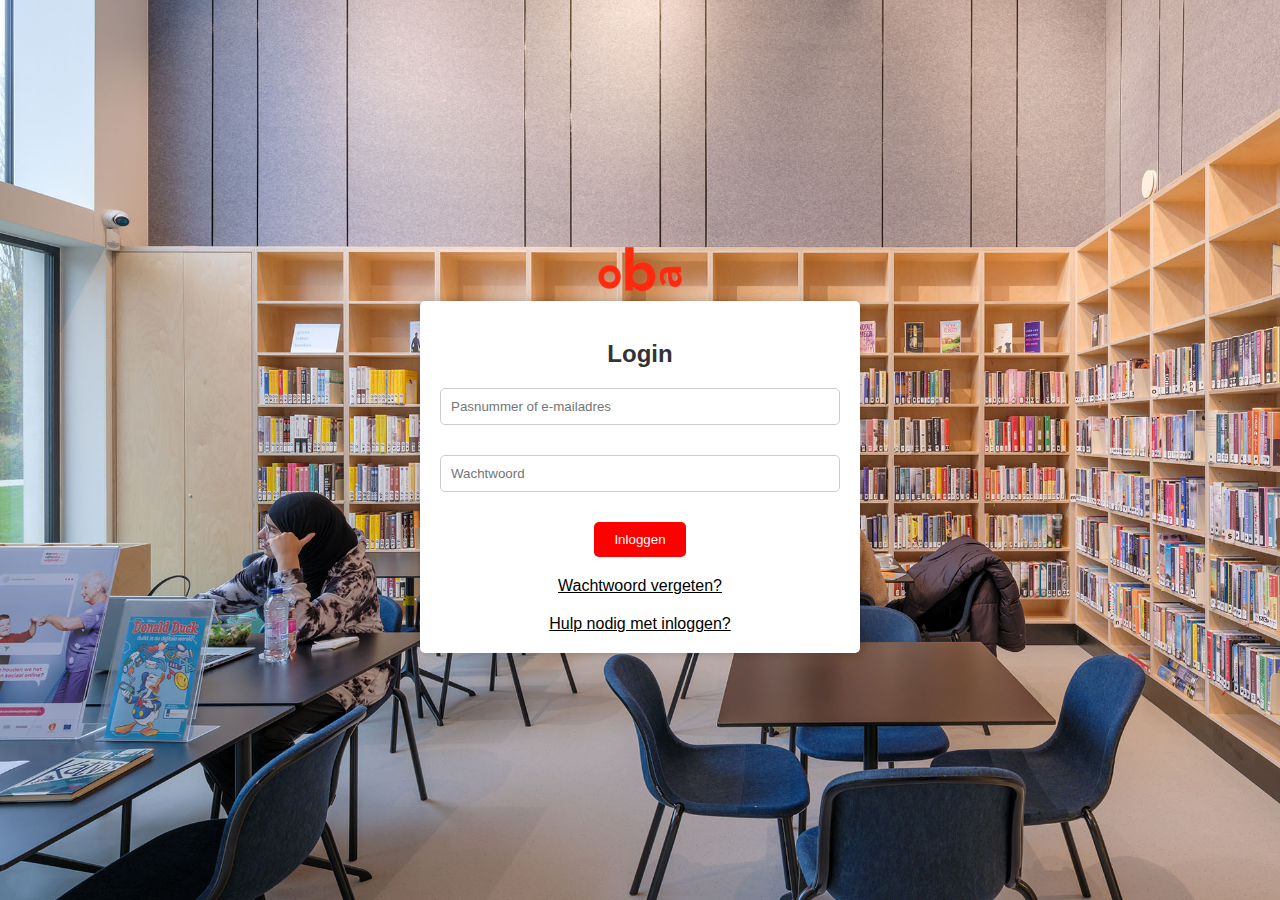
<file: login/index.html>
<!DOCTYPE html>
<html lang="nl">
<head>
    <meta charset="UTF-8">
    <meta name="viewport" content="width=device-width, initial-scale=1.0">
    <link rel="stylesheet" type="text/css" href="../styles/login.css">
    <title>OBA Login</title>
</head>
<body>
    <img src="../assets/oba_20.png" alt="OBA logo">
    <form class="login-container" method="post" action="../familie/index.html">
        <h2>Login</h2>
        <div class="input-container">
            <input type="text" placeholder="Pasnummer of e-mailadres" required>
        </div>
        <div class="input-container">
            <input id="password" type="password" placeholder="Wachtwoord" required>
        </div>
        <button class="login-button" type="submit">Inloggen</button>
        <div class="link-container">
            <a href="../reset-password">Wachtwoord vergeten?</a>
        </div>
        <div class="link-container">
            <a href="./help">Hulp nodig met inloggen?</a>
        </div>
    </div>
</body>
</html>
</file>
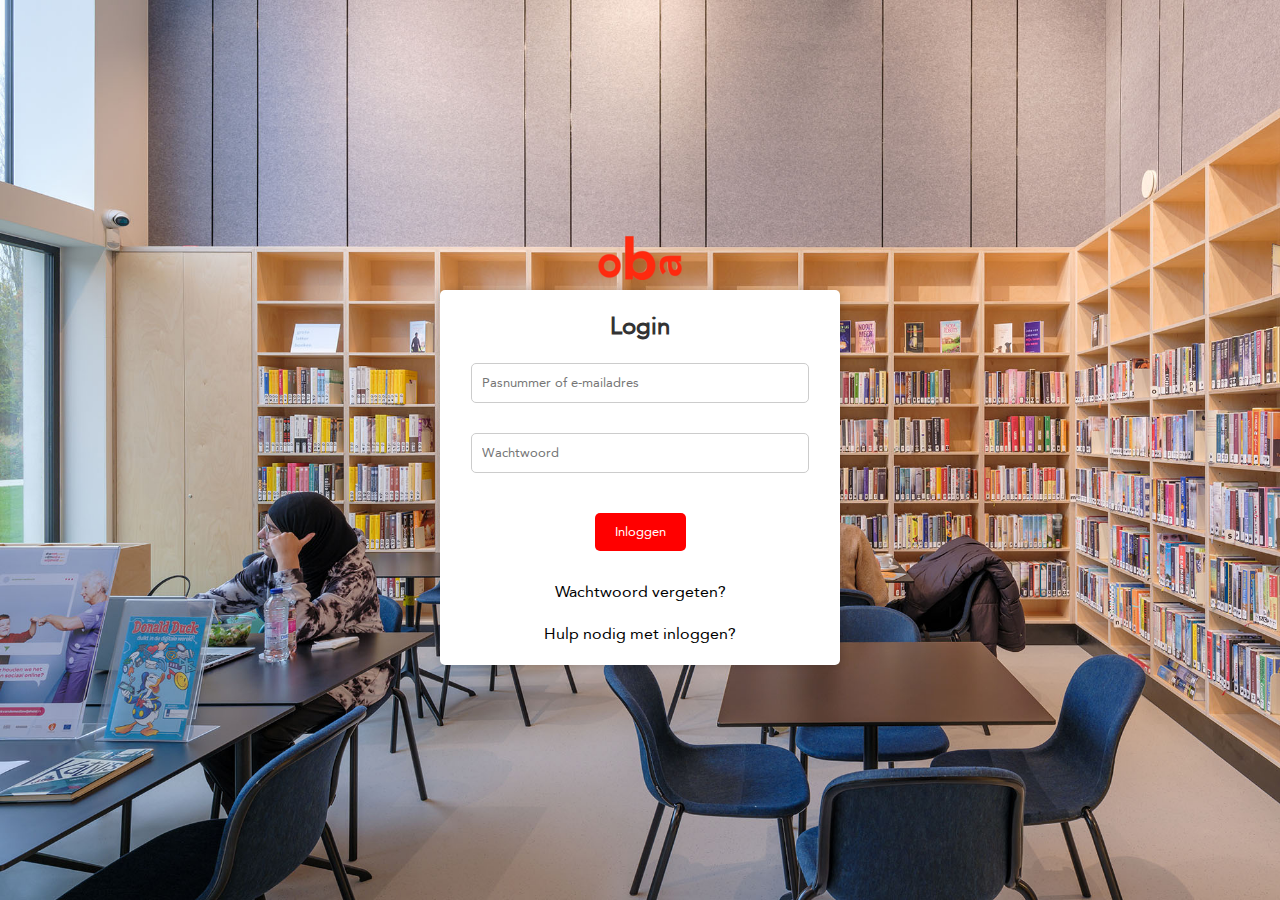
<file: login.html>
<!DOCTYPE html>
<html lang="nl">
<head>
    <meta charset="UTF-8">
    <meta name="viewport" content="width=device-width, initial-scale=1.0">
    <link rel="stylesheet" type="text/css" href="./assets/styles/login.css">
    <link rel="stylesheet" href="./assets/styles/main.css">
    <title>OBA Login</title>
    <link rel="icon" type="image/x-icon" href="./assets/image/favicon.ico">
</head>
<body>
    <img src="./assets/image/oba_20.png" alt="OBA logo">
    <form class="login-container" action="./assets/pages/profile.html">
        <h2>Login</h2>

            <div class="input-container">
                <input type="text" placeholder="Pasnummer of e-mailadres" required>
            </div>

            <div class="input-container">
                <input id="password" type="password" placeholder="Wachtwoord" required>
            </div>

            <button class="login-button" type="submit">Inloggen</button>

            <div class="link-container">
                <a>Wachtwoord vergeten?</a>
            </div>

            <div class="link-container">
                <a>Hulp nodig met inloggen?</a>
            </div>
    </form>
</body>
</html>
</file>
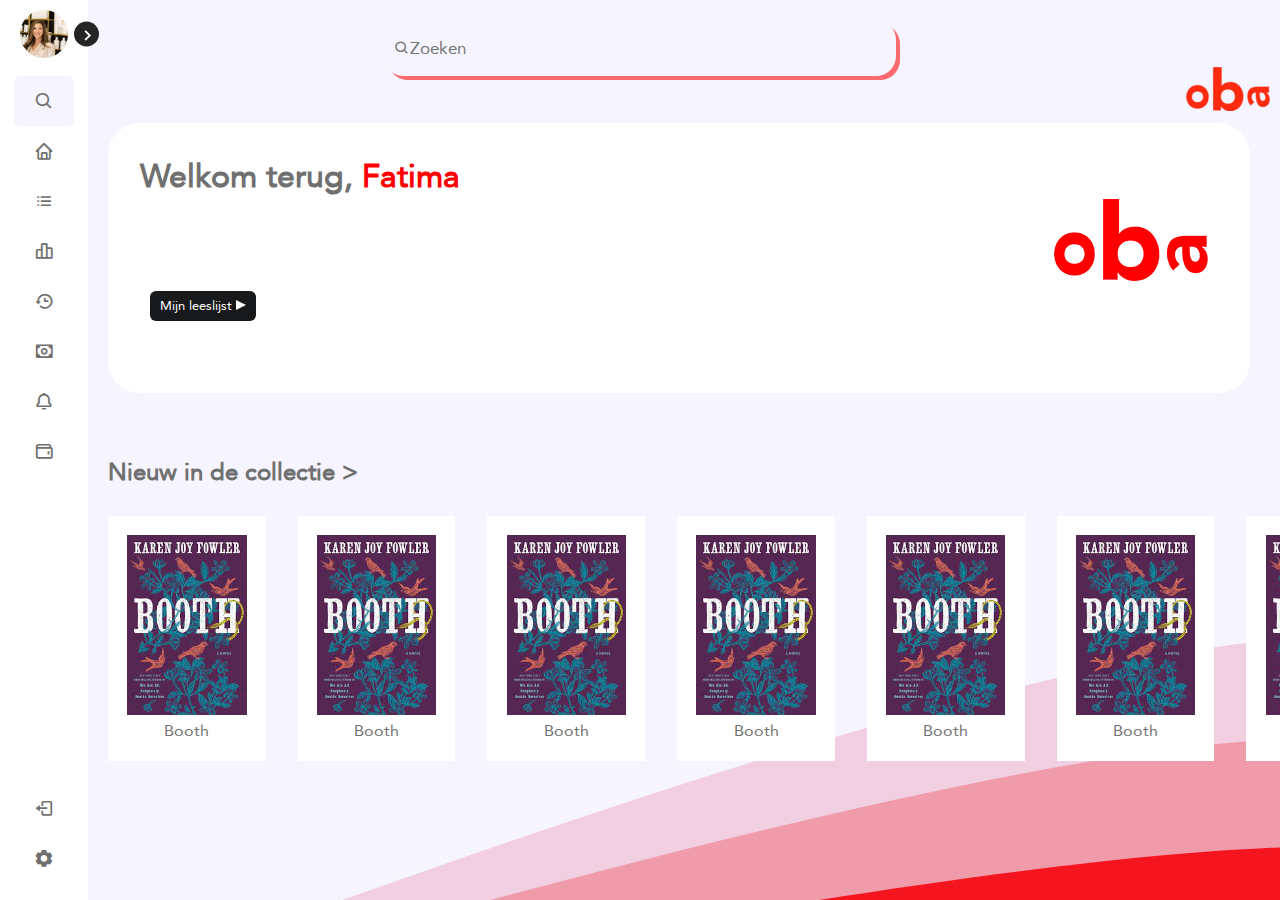
<file: assets/pages/dashboard.html>
<!DOCTYPE html>
<html lang="en">
    <head>
        <meta charset="UTF-8"/>
        <meta http-equiv="X-UA-Compatible" content="IE=edge"/>
        <meta name="viewport" content="width=device-width, initial-scale=1.0"/>
        <!-- Link naar CSS -->
        <link rel="stylesheet" href="../styles/dashboard.css"/>
        <link rel="stylesheet" href="../styles/main.css">
        <!-- Link naar boxicons -->
        <link href="https://unpkg.com/boxicons@2.1.4/css/boxicons.min.css" rel="stylesheet"/>
        <link rel="icon" type="image/x-icon" href="../image/favicon.ico">
        <!-- Link naar javascript -->
        <script src="../scripts/script.js" defer></script>
        <title>Mijn OBA</title>
    </head>

    <body>
        
        <header class="header">
            <button id="hamburger-menu" role="button"> <img src="../image/menu-svgrepo-com.svg" alt="open menu"> </button>
            <div class="oba-logo"><img src="../image/oba_20.png" alt=""/></div>
        </header>

        <!-- NAVBAR -->
        <nav class="sidebar close">
            <header>
                <a onclick="switchTab(event, 'profile')" href="#">
                    <div class="image-text">
                        <div class="image">
                            <img src="../image/fatima pfp.jpeg" alt="Gebruiker-foto"/>
                        </div>
                        <div class="text logo-text">
                            <span class="name">Fatima</span> 
                            <span class="profession">1 jaar lid</span>
                        </div>
                    </div>
                </a>
                <i class="bx bx-chevron-right toggle-navbar"></i>
            </header>
            <div class="menu-bar">
                <div class="menu">
                    <li class="search-box">
                        <i class="bx bx-search icon"></i>
                        <input type="text" placeholder="Zoek..."/>
                    </li>
                    <ul class="menu-links">
                        <li id="home-label" class="nav-link tablinks" onclick="switchTab(event, 'home')">
                            <a href="#">
                                <i class="bx bx-home icon"></i>
                                <span class="text nav-text">Welkom</span>
                            </a>
                        </li>
                        <li class="nav-link tablinks" onclick="switchTab(event, 'reading-list')">
                            <a href="#">
                                <i class="bx bx-list-ul icon"></i>
                                <span class="text nav-text">Leeslijst</span>
                            </a>
                        </li>
                        <li class="nav-link tablinks" onclick="switchTab(event, 'borrows-extensions')">
                            <a href="#">
                                <i class="bx bx-bar-chart-alt-2 icon"></i>
                                <span class="text-long nav-text">Uitleningen</span>
                            </a>
                        </li>
                        <li class="nav-link tablinks" onclick="switchTab(event, 'borrow-history')">
                            <a href="#">
                                <i class="bx bx-history icon"></i>
                                <span class="text nav-text">Uitleengeschiedenis</span>
                            </a>
                        </li>
                        <li class="nav-link tablinks" onclick="switchTab(event, 'payment-history')">
                            <a href="#">
                                <i class="bx bx-money icon"></i>
                                <span class="text nav-text">Betaalgeschiedenis</span>
                            </a>
                        </li>
                        <li class="nav-link tablinks" onclick="switchTab(event, 'reservations')">
                            <a href="#">
                                <i class="bx bx-bell icon"></i>
                                <span class="text nav-text">Reserveringen</span>
                            </a>
                        </li>
                        <li class="nav-link tablinks" onclick="switchTab(event, 'depositos')">
                            <a href="#">
                                <i class="bx bx-wallet icon"></i>
                                <span class="text nav-text">Deposito's</span>
                            </a>
                        </li>
                    </ul>
                </div>
                <div class="bottom-content">
                    <li class="">
                        <a href="./profile.html">
                            <i class="bx bx-log-out icon"></i>
                            <span class="text nav-text">Ander profiel</span>
                        </a>
                    </li>
                    <li class="nav-link tablinks" onclick="switchTab(event, 'settings')">
                        <a href="#">
                            <i class="bx bxs-cog icon"></i>
                            <span class="text nav-text">Instellingen</span>
                        </a>
                    </li>
                </div>
            </div>
        </nav>
        
        <main>
            <!-- PROFIEL -->
            <section class="home tabcontent" id="profile">
                <div class="oba-logo"><img src="../image/oba_20.png" alt="oba-logo"/></div>
                <h2 class="section-header">
                    <i class="bx bx-list-ul icon"></i>
                    Profiel
                </h2>
                <div class="profile-content">
                    <div class="image">
                        <img src="../image/fatima pfp.jpeg" alt="Gebruiker-foto"/>
                    </div>                    <div class="user-info">
                        <p>Name: Fatima</p>
                        <p>Email: fatima.elamrani@example.com</p>
                        <p>Member Since: January 1, 2023</p>
                    </div>
                </div>
            </section>

            <!-- HOMEPAGINA -->
            <section class="home tabcontent" id="home">
                <div class="search-box-home">
                    <i class="bx bx-search icon"></i>
                    <input type="text" placeholder="Zoeken"/>
                </div> 
                <div class="welcome-container">
                    <h2 class="big left">Welkom terug, <span class="special-text">Fatima</span></h2>
                    <div class="oba-logo"><img src="../image/oba.png" alt=""/></div>
                    <button class="button" role="link" onclick="switchTab(event, 'reading-list')">
                        <a href="#">
                            Mijn leeslijst
                            <svg fill="#fff" width="10" height="10">
                                <polygon points="0,0 10,5 0,10 "/>
                            </svg>
                        </a>
                    </button>
                </div>
                <h2 class="left to-big-for-mobile">Nieuw in de collectie &gt;</h2>
                <div class="books-row">
                    <ul>
                        <li>
                            <img class="oba-book" src="../image/book3.jpg" alt="Booth">
                            Booth
                        </li>
                        <li>
                            <img class="oba-book" src="../image/book3.jpg" alt="Booth">
                            Booth
                        </li>
                        <li>
                            <img class="oba-book" src="../image/book3.jpg" alt="Booth">
                            Booth
                        </li>
                        <li>
                            <img class="oba-book" src="../image/book3.jpg" alt="Booth">
                            Booth
                        </li>
                        <li>
                            <img class="oba-book" src="../image/book3.jpg" alt="Booth">
                            Booth
                        </li>
                        <li>
                            <img class="oba-book" src="../image/book3.jpg" alt="Booth">
                            Booth
                        </li>
                        <li>
                            <img class="oba-book" src="../image/book3.jpg" alt="Booth">
                            Booth
                        </li>
                    </ul>
                </div>
            </section>

            <!-- LEESLIJST -->
            <section class="home tabcontent" id="reading-list">
                <h2 class="section-header">
                    <i class="bx bx-list-ul icon"></i>
                    Leeslijst
                </h2>
                <div class="edit-button-wrapper">
                    <button class="button edit">
                        <p>Edit</p>
                    </button>
                </div>
                <ul class="reading-list">
                    <li class="book-readinglist">
                        <img class="oba-book" src="../image/book3.jpg" alt="Booth">
                        <div class="list-text">
                            <h3>Joy Fowler, Karen</h3>
                            <h1>Booth</h1>
                            <p class="info-book">
                                Vanuit het gezichtspunt van verschillende familieleden wordt een beeld 
                                geschetst van het turbulente leven van de familie van John Wilkes Booth, 
                                de moordenaar ...</p>
                        </div>
                        <button class="button reserve" role="button"><i class="bx bx-bell icon"></i>Reserveer</button>
                        <button class="remove" role="button"><i class='bx bxs-trash'></i></button>
                    </li>
                    <li class="book-readinglist">
                        <img class="oba-book" src="../image/book3.jpg" alt="Booth">
                        <div class="list-text">
                            <h3>Joy Fowler, Karen</h3>
                            <h1>Booth</h1>
                            <p class="info-book">
                                Vanuit het gezichtspunt van verschillende familieleden wordt een beeld 
                                geschetst van het turbulente leven van de familie van John Wilkes Booth, 
                                de moordenaar ...</p>
                        </div>
                        <button class="button reserve" role="button"><i class="bx bx-bell icon"></i>Reserveer</button>
                        <button class="remove" role="button"><i class='bx bxs-trash'></i></button>
                    </li>
                    <li class="book-readinglist">
                        <img class="oba-book" src="../image/book3.jpg" alt="Booth">
                        <div class="list-text">
                            <h3>Joy Fowler, Karen</h3>
                            <h1>Booth</h1>
                            <p class="info-book">
                                Vanuit het gezichtspunt van verschillende familieleden wordt een beeld 
                                geschetst van het turbulente leven van de familie van John Wilkes Booth, 
                                de moordenaar ...</p>
                        </div>
                        <button class="button reserve" role="button"><i class="bx bx-bell icon"></i>Reserveer</button>
                        <button class="remove" role="button"><i class='bx bxs-trash'></i></button>
                    </li>
                    <li class="book-readinglist">
                        <img class="oba-book" src="../image/book3.jpg" alt="Booth">
                        <div class="list-text">
                            <h3>Joy Fowler, Karen</h3>
                            <h1>Booth</h1>
                            <p class="info-book">
                                Vanuit het gezichtspunt van verschillende familieleden wordt een beeld 
                                geschetst van het turbulente leven van de familie van John Wilkes Booth, 
                                de moordenaar ...</p>
                        </div>
                        <button class="button reserve" role="button"><i class="bx bx-bell icon"></i>Reserveer</button>
                        <button class="remove" role="button"><i class='bx bxs-trash'></i></button>
                    </li>
                </div>
            </section>
            
            <section class="home tabcontent" id="borrows-extensions">
                <h2 class="section-header">
                    <i class="bx bx-bar-chart-alt-2 icon"></i>
                    Uitleningen
                </h2>
            </section>
            
            <section class="home tabcontent" id="borrow-history">
                <h2 class="section-header">
                    <i class="bx bx-history icon"></i>
                    Uitleengeschiedenis
                </h2>
                <div class="borrowHistory-wrapper">
                    <div class="flex-container">
                        <div class="book-container">
                            <img src="../image/book-1.png" alt="book1">
                            <h4>The Art City</h4>
                            <p>Uitleendatum: Nov 2023</p>
                        </div>

                        <div class="book-container">
                            <img src="../image/book-2.png" alt="book2">
                            <h4>Thanks In Everything</h4>
                            <p>Uitleendatum: Sep 2023</p>
                        </div>

                        <div class="book-container">
                            <img src="../image/book-3.png" alt="book3">
                            <h4>Your Name</h4>
                            <p>Uitleendatum: Sep 2023</p>
                        </div>

                        <div class="book-container">
                            <img src="../image/book-4.png" alt="book4">
                            <h4>The Hand</h4>
                            <p>Uitleendatum: Okt 2023</p>
                        </div>

                        <div class="book-container">
                            <img src="../image/book-7.png" alt="book7">
                            <h4>Red Tower</h4>
                            <p>Uitleendatum: Jul 2023</p>
                        </div>

                        <div class="book-container">
                            <img src="../image/book-6.png" alt="book6">
                            <h4>Green Grass</h4>
                            <p>Uitleendatum: Feb 2023</p>
                        </div>
                    </div>
                </div>
            </section>
            
            <section class="home tabcontent" id="payment-history">
                <h2 class="section-header">
                    <i class="bx bx-money icon"></i>
                    Betaalgeschiedenis
                </h2>

                <div>
                    <p>
                        In het overzicht hieronder kunt u de recente bij- en afschriften van uw profiel bekijken.
                    </p>
                </div>
                
                <div>
                    <h3>Afgelopen transacties</h3>
                    <ul>
                        <li>
                          <input type="radio" id="rd1" name="rd">
                          <label class="history-open" for="rd1"><time>30 November, 2023</time><p>€5,80</p></label>
                          <p>
                            Boete: Harry potter en het vervloekte kind
                          </p>
                        </li>
                        <li>
                          <input type="radio" id="rd2" name="rd">
                          <label class="history-open" for="rd2"><time>24 November, 2023</time><p>€3,30</p></label>
                          <p>
                            Maandelijks incasso: abbonement
                          </p>
                        </li>
                        <li>
                          <input type="radio" id="rd3" name="rd">
                          <label class="history-open" for="rd3"><time>2 November, 2023</time><p>€2,08</p></label>
                          <p>
                            Extra computeruren (+4)
                          </p>
                        </li>
                        <li>
                          <input type="radio" id="rd4" name="rd">
                          <label class="history-open" for="rd4"><time>24 Oktober, 2023</time><p>€3,30</p></label>
                          <p>
                            Maandelijks incasso: abbonement
                          </p>
                        </li>
                        <li>
                          <input type="radio" id="rd5" name="rd">
                          <label class="history-open" for="rd5"><time>24 September, 2023</time><p>€3,30</p></label>
                          <p>
                            Maandelijks incasso: abbonement
                        </p>
                        </li>
                        <li>
                          <input type="radio" id="rd6" name="rd">
                          <label class="history-open" for="rd6"><time>3 September, 2023</time><p>€0,88</p></label>
                          <p>
                            Boete: De wraak van het spruitje
                          </p>
                        </li>
                        <li>
                          <input type="radio" id="rd7" name="rd">
                          <label for="rd7" class="history-close">Sluiten &times;</label>
                        </li>
                      </ul>
                </div>
            </section>
            
            <section class="home tabcontent" id="reservations">
                <h2 class="section-header">
                    <i class="bx bx-bell icon"></i>
                    Reserveringen
                </h2>
                <div class="reservation-wrapper">
                    <h3>Er zijn momenteel geen reserveringen.</h3>
                    <img src="../image/oba_20.png" alt="logo">
                </div>
            </section>
            
            <section class="home tabcontent" id="depositos">
                <h2 class="section-header">
                    <i class="bx bx-wallet icon"></i>
                    Deposito's
                </h2>

                <div>
                    <p>Hier kunt u uw OBA lenerstegoed opwaarderen, dit wordt gebruikt als u het maandelijkse limiet van tegoed overschrijdt.</p>
                    <p>Onder <a onclick="switchTab(event, 'payment-history')" href="#"><strong>betaalgeschiedenis</strong></a> vind u informatie over afgelopen transacties terug.</p>
                </div>

                <div>
                    <div>
                        <h3>Huidig tegoed</h3>
                        <b>€24,86</b>
                    </div>
                    <aside>
                        <h3>Tegoed opwaarderen</h3>
                        <form action="#">
                            <label for="amount">Bedrag:</label>
                            <input type="text" id="-deposit-amount" name="deposit amount" required>
                            <input type="submit" value="Betalen">
                          </form>

                          <div>
                            Betaalmethode:
                            <svg xmlns="http://www.w3.org/2000/svg" height="16" width="12" viewBox="0 0 384 512"><path d="M111.4 295.9c-3.5 19.2-17.4 108.7-21.5 134-.3 1.8-1 2.5-3 2.5H12.3c-7.6 0-13.1-6.6-12.1-13.9L58.8 46.6c1.5-9.6 10.1-16.9 20-16.9 152.3 0 165.1-3.7 204 11.4 60.1 23.3 65.6 79.5 44 140.3-21.5 62.6-72.5 89.5-140.1 90.3-43.4 .7-69.5-7-75.3 24.2zM357.1 152c-1.8-1.3-2.5-1.8-3 1.3-2 11.4-5.1 22.5-8.8 33.6-39.9 113.8-150.5 103.9-204.5 103.9-6.1 0-10.1 3.3-10.9 9.4-22.6 140.4-27.1 169.7-27.1 169.7-1 7.1 3.5 12.9 10.6 12.9h63.5c8.6 0 15.7-6.3 17.4-14.9 .7-5.4-1.1 6.1 14.4-91.3 4.6-22 14.3-19.7 29.3-19.7 71 0 126.4-28.8 142.9-112.3 6.5-34.8 4.6-71.4-23.8-92.6z"/></svg>
                            <svg xmlns="http://www.w3.org/2000/svg" height="16" width="18" viewBox="0 0 576 512"><path d="M64 32C28.7 32 0 60.7 0 96v32H576V96c0-35.3-28.7-64-64-64H64zM576 224H0V416c0 35.3 28.7 64 64 64H512c35.3 0 64-28.7 64-64V224zM112 352h64c8.8 0 16 7.2 16 16s-7.2 16-16 16H112c-8.8 0-16-7.2-16-16s7.2-16 16-16zm112 16c0-8.8 7.2-16 16-16H368c8.8 0 16 7.2 16 16s-7.2 16-16 16H240c-8.8 0-16-7.2-16-16z"/></svg>
                            <svg xmlns="http://www.w3.org/2000/svg" height="16" width="18" viewBox="0 0 576 512"><path d="M125.6 165.5a49.1 49.1 0 1 0 49.1 49.1A49.1 49.1 0 0 0 125.6 165.5zM86.2 425.8h78.9V285.3H86.2zm151.5-211.6c0-20-10-22.5-18.7-22.5H204.8V237.5h14.1C228.6 237.5 237.6 234.7 237.6 214.2zm201.7 46V168.9h22.8V237.5h33.7C486.5 113.1 388.6 86.2 299.7 86.2H204.8V169h14c25.6 0 41.5 17.4 41.5 45.3 0 28.8-15.5 46-41.5 46h-14V425.9h94.8c144.6 0 194.9-67.2 196.7-165.6zm-109.8 0H273.3V169h54.4v22.7H296v10.6h30V225H296V237.5h33.5zm74.7 0-5.2-17.7H369.3l-5.2 17.7H340.5L368 168.9h32.4l27.5 91.3zM299.7 32H32V480H299.7c161.9 0 251-79.7 251-224.5C550.6 172 518 32 299.7 32zm0 426.9H53.1V53.1H299.7c142.1 0 229.9 64.6 229.9 202.4C529.6 389.6 448.6 458.9 299.7 458.9zm83.9-264.9L376 219.9H392.4l-7.5-25.8z"/></svg>
                          </div>
                    </aside>
                </div>
            </section>

            <section class="home tabcontent" id="settings">
                <h2 class="section-header">
                    <i class="bx bxs-cog icon"></i>
                    Instellingen
                </h2>
                <label for="darkmode">Donker thema</label>
                <label for="darkmode" class="toggle-checkbox">
                    <input type="checkbox" id="darkmode">
                    <div class="round"></div>
                </label>
            </section>
        </main>
    </body>
</html>
</file>
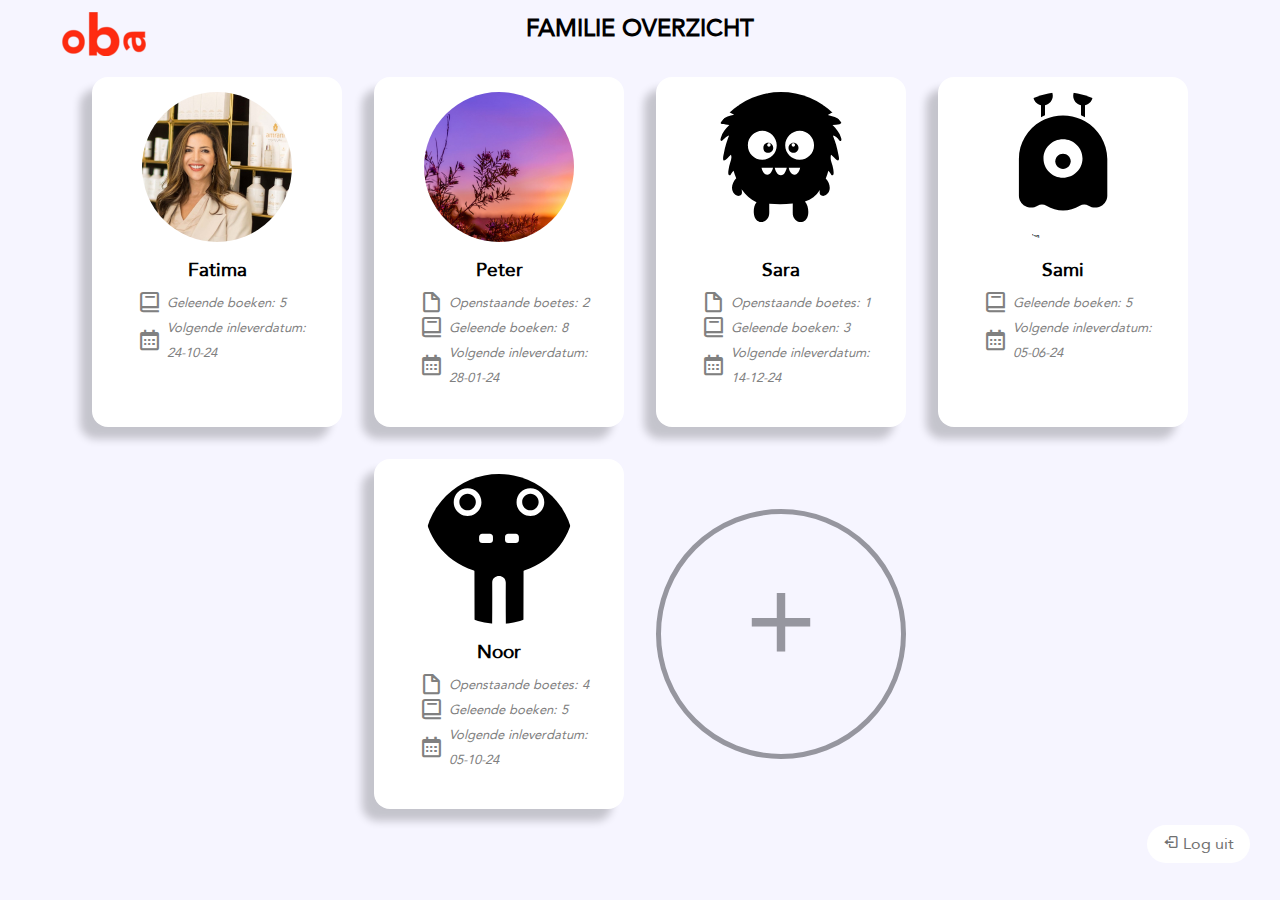
<file: assets/pages/profile.html>
<!DOCTYPE html>
<html lang="en">
<head>
    <meta charset="UTF-8">
    <meta name="viewport" content="width=device-width, initial-scale=1.0">
    <title>Familieoverzicht</title>
    <link rel="stylesheet" href="../styles/profile.css">
    <link rel="stylesheet" href="../styles/main.css">
    <link rel="icon" type="image/x-icon" href="../image/favicon.ico">
    <link href="https://unpkg.com/boxicons@2.1.4/css/boxicons.min.css" rel="stylesheet"/>
</head>
<body>
    <main class="home">
        <img src="../image/oba_20.png" alt="" />
        
        <h2>Familie overzicht</h2>

        <div class="wrapper">
            <div class="card">
                <a href="./dashboard.html">
                    <div class="card__container">
                        <div class="card__profile-wrapper">
                            <img src="../image/fatima pfp.jpeg" alt="" />
                            <h3>Fatima</h3>
                        </div>
                        <ul class="card__list">
                            <li class="card__item">
                                <i class="bx-sm bx bx-book"></i>
                                <span>Geleende boeken: 5</span>
                            </li>
                            <li class="card__item">
                                <i class="bx-sm bx bx-calendar"></i>
                                <span>Volgende inleverdatum: 24-10-24</span>
                            </li>
                        </ul>
                    </div>
                </a>
            </div>
            <div class="card">
                <a href="./dashboard.html">
                    <div class="card__container">
                        <div class="card__profile-wrapper">
                            <img src="../image/sunset-pfp.jpeg" alt="" />
                            <h3>Peter</h3>
                        </div>
                        <ul class="card__list">
                            <li class="card__item">
                                <i class="bx-sm bx bx-file-blank"></i>
                                <span>Openstaande boetes: 2</span>
                            </li>
                            <li class="card__item">
                                <i class="bx-sm bx bx-book"></i>
                                <span>Geleende boeken: 8</span>
                            </li>
                            <li class="card__item">
                                <i class="bx-sm bx bx-calendar"></i>
                                <span>Volgende inleverdatum: 28-01-24</span>
                            </li>
                        </ul>
                    </div>
                </a>
            </div>
            <div class="card">
                <a href="./dashboard.html">
                    <div class="card__container">
                        <div class="card__profile-wrapper">
                            <img src="../image/noun-cute-monster-6213296.svg" alt="" />
                            <h3>Sara</h3>
                        </div>
                        <ul class="card__list">
                            <li class="card__item">
                                <i class="bx-sm bx bx-file-blank"></i>
                                <span>Openstaande boetes: 1</span>
                            </li>
                            <li class="card__item">
                                <i class="bx-sm bx bx-book"></i>
                                <span>Geleende boeken: 3</span>
                            </li>
                            <li class="card__item">
                                <i class="bx-sm bx bx-calendar"></i>
                                <span>Volgende inleverdatum: 14-12-24</span>
                            </li>
                        </ul>
                    </div>
                </a>
            </div>
            <div class="card">
                <a href="./dashboard.html">
                    <div class="card__container">
                        <div class="card__profile-wrapper">
                            <img src="../image/noun-cute-monster-831319.svg" alt="" />
                            <h3>Sami</h3>
                        </div>
                        <ul class="card__list">
                            <li class="card__item">
                                <i class="bx-sm bx bx-book"></i>
                                <span>Geleende boeken: 5</span>
                            </li>
                            <li class="card__item">
                                <i class="bx-sm bx bx-calendar"></i>
                                <span>Volgende inleverdatum: 05-06-24</span>
                            </li>
                        </ul>
                    </div>
                </a>
            </div>
            <div class="card">
                <a href="./dashboard.html">
                    <div class="card__container">
                        <div class="card__profile-wrapper">
                            <img src="../image/noun-cute-monster-5928441.svg" alt="" />
                            <h3>Noor</h3>
                        </div>
                        <ul class="card__list">
                            <li class="card__item">
                                <i class="bx-sm bx bx-file-blank"></i>
                                <span>Openstaande boetes: 4</span>
                            </li>
                            <li class="card__item">
                                <i class="bx-sm bx bx-book"></i>
                                <span>Geleende boeken: 5</span>
                            </li>
                            <li class="card__item">
                                <i class="bx-sm bx bx-calendar"></i>
                                <span>Volgende inleverdatum: 05-10-24</span>
                            </li>
                        </ul>
                    </div>
                </a>
            </div>
            <div class="card-2">
                <div class="card-2__wrapper">
                    <i class='bx bx-plus'></i>
                </div>
            </div>
        </div>

        <div class="profile__logout-position">
            <a href="../../login.html">
                <i class="bx bx-log-out icon"></i>
                <span class="text nav-text">Log uit</span>
            </a>
        </div>
    </main>
</body>
</html>
</file>
<file: styles/login.css>
* {
    outline-color: red;
}

body {
    font-family: Arial, sans-serif;
    background-color: #f2f2f2;
    margin: 0;
    padding: 0;
    display: flex;
    flex-direction: column;
    justify-content: center;
    align-items: center;
    height: 100vh;
    background-image: url("../assets/background.jpg");
    background-size: cover;
    background-repeat: no-repeat;
}

.login-container {
    background-color: #fff;
    width: 100%;
    max-width: 400px;
    padding: 20px;
    border-radius: 5px;
    box-shadow: 0 0 10px rgba(0, 0, 0, 0.2);
    text-align: center;
}

.login-container h2 {
    color: #333;
}

.input-container {
    margin: 20px 0;
}

.input-container input {
    width: calc(100% - 22px);
    padding: 10px;
    border: 1px solid #ccc;
    border-radius: 5px;
    margin-bottom: 10px;
}

img {
    margin-bottom: 10px;
}

.login-button {
    background-color: red;
    color: white;
    padding: 10px 20px;
    border: none;
    border-radius: 5px;
    cursor: pointer;
}

.login-button:hover {
    background-color: #c0392b;
}

.link-container {
    margin-top: 20px;
}

a {
    color: black;
}

a:hover {
    color: red;
}

/*
body {
    display: flex;
    align-items: center;
    justify-content: center;
    width: 100vw;
    height: 100vh;
}

form {
    width: 300px;
    height: 300px;
    padding: 20px;
    border: 1px solid black;
    border-radius: 10px;
    display: flex;
    flex-direction: column;
    align-content: space-between;
    justify-content: space-between;
}

a {
    color: black;
}

a:hover {
    color: red;
}
*/
</file>
<file: assets/styles/login.css>
body {
    font-family: Arial, sans-serif;
    background-color: #f2f2f2;
    display: flex;
    flex-direction: column;
    justify-content: center;
    align-items: center;
    height: 100vh;
    background-image: url("../image/background.jpg");
    background-size: cover;
    background-repeat: no-repeat;
}

.login-container {
    background-color: #fff;
    width: 100%;
    max-width: 25rem;
    padding: 1.25rem;
    border-radius: 5px;
    box-shadow: 0 0 10px rgba(0, 0, 0, 0.2);
    text-align: center;
}

.login-container h2 {
    color: #333;
}

.input-container {
    margin: 1.25rem 0;
}

.input-container input {
    width: calc(100% - 22px);
    padding: 10px;
    border: 1px solid #ccc;
    border-radius: 5px;
    margin-bottom: 10px;
}

img {
    margin-bottom: 10px;
}

.login-button {
    background-color: red;
    color: white;
    padding: 10px 1.25rem;
    border: none;
    border-radius: 5px;
    cursor: pointer;
}

.login-button:hover {
    background-color: #c0392b;
}

.link-container {
    margin-top: 1.25rem;
    cursor: pointer;
}

a {
    color: black;
}

a:hover {
    color: red;
}
</file>
<file: assets/styles/main.css>
@font-face {
    font-family: AvenirRoman;
    src: url(../font/Avenir-roman.ttf);
}

@font-face {
    font-family: AvenirMedium;
    src: url(../font/Avenir-medium.ttf);
}

@font-face {
    font-family: AvenirBlack;
    src: url(../font/Avenir\ -black.ttf);
}

:root{
    /* Colors */
    --body-color: #E4E9F7;
    --sidebar-color: #FFF;
    --primary-color: #FF0000;
    --primary-color-light: #F6F5FF;
    --toggle-color: #252525;
    --text-color: #707070;
    --text-color-inv-dark: #707070;

    --body-color: #F6F5FF;
    --text-colorDark: #000000;
    --text-colorLight: #707070;
  
    --accent-colorDark: #cccccc;

    --color-magenta: #a22a86;
    --color-deepPink: #fe2f7f;

    --color-orangeRed: #ff561e;
    --color-orange: #fda12b;

    --color-deepSkyBlue: #3c389e;
    --color-blue: #1370bd;
    --color-darkSlateBlue: #31a3db;


    --color-seaGreen: #32a182;
    --color-forestGreen: #54af45;
    --color-yellowGreen: #b2cb42;

    /* Fonts */
    --main-font:"AvenirRoman", "Montserrat", "Poppins", sans-serif; 
    --line-height: 1.5;

    /* Transitions */
    --tran-02: all 0.2s ease;
    --tran-03: all 0.3s ease;
    --tran-04: all 0.4s ease;
    --tran-05: all 0.5s ease;

    /* Border-radius */
    --primary-radius: 1rem;

    /* Section content */
    --section-content-width: 100%;
}

* {
    margin: 0;
    padding: 0;
    box-sizing: border-box;
    font-family: var(--main-font);
    transition: var(--tran-03)
}

button {
    border: none;
    border-radius: 6px;
    background-color: var(--sidebar-color);
    padding: 6px 10px;
    margin: 10px;
}

a {
    text-decoration: none;
}

label {
    color: var(--text-color);
}

button a {
    color: white;
}

.oba-logo {
    padding-right: 10px;
}

.special-text {
    color: red;
}

h1 {
    color: red;
}
</file>
<file: assets/styles/dashboard.css>
body {
    background-color: var(--body-color);
    background-image: url("../image/background.svg");
    background-position: bottom right;
    background-repeat: no-repeat;
    background-attachment: fixed;
    height: 100vh;
}

::selection {
    background-color: #f00;
    color: var(--sidebar-color);
}

/* Navbar ---------------------------------------- */

.sidebar {
    position: fixed;
    top: 0;
    left: 0;
    height: 100%;
    width: 250px;
    padding: 10px 14px;
    background: var(--sidebar-color);
    z-index: 100;
}

.sidebar.close {
    width: 88px;
}

.sidebar li {
    height: 50px;
    list-style: none;
    display: flex;
    align-items: center;
    margin: 0 3px;
    margin-top: 10px;
}

.sidebar.close li {
    margin: 0;
}

.sidebar header .image,
.sidebar .icon {
    min-width: 60px;
    border-radius: 6px;
}

.sidebar .icon {
    min-width: 60px;
    border-radius: 6px;
    height: 100%;
    display: flex;
    align-items: center;
    justify-content: center;
    font-size: 20px;
}

.sidebar .text,
.sidebar .icon {
    color: var(--text-color);
}

.sidebar .text {
    font-size: 17px;
    font-weight: 500;
    white-space: nowrap;
    opacity: 1;
}
.sidebar.close .text {
    opacity: 0;
}

.sidebar .text-long,
.sidebar .icon {
    color: var(--text-color);
}

.sidebar .text-long {
    font-size: 17px;
    font-weight: 500;
    resize: none;
    opacity: 1;
}
.sidebar.close .text-long {
    resize: none;
    opacity: 0;
}

.sidebar header {
    position: relative;
}

.sidebar header .image-text {
    display: flex;
    align-items: center;
}
.sidebar header .logo-text {
    display: flex;
    flex-direction: column;
}
header .image-text .name {
    margin-top: 2px;
    font-size: 18px;
    font-weight: 600;
}

header .image-text .profession {
    font-size: 16px;
    margin-top: -2px;
    display: block;
}

.sidebar header .image {
    display: flex;
    align-items: center;
    justify-content: center;
}

.sidebar header .image img {
    width: 3rem;
    border-radius: 180px;
}

.sidebar header .toggle-navbar {
    position: absolute;
    top: 50%;
    right: -25px;
    transform: translateY(-50%) rotate(180deg);
    height: 25px;
    width: 25px;
    background-color: var(--toggle-color);
    color: var(--sidebar-color);
    border-radius: 50%;
    display: flex;
    align-items: center;
    justify-content: center;
    font-size: 22px;
    cursor: pointer;
}

.sidebar header {
    color: var(--text-color);
}

.sidebar.close .toggle-navbar {
    transform: translateY(-50%) rotate(0deg);
}

.sidebar .menu {
    margin-top: 18px;
}

.sidebar li.search-box {
    border-radius: 6px;
    background-color: var(--primary-color-light);
    cursor: pointer;
}

.sidebar li.search-box input {
    height: 100%;
    width: 100%;
    outline: none;
    border: none;
    background-color: var(--primary-color-light);
    color: var(--text-color);
    border-radius: 6px;
    font-size: 17px;
    font-weight: 500;
}
.sidebar li a {
    list-style: none;
    height: 100%;
    background-color: transparent;
    display: flex;
    align-items: center;
    height: 100%;
    width: 100%;
    border-radius: 6px;
    text-decoration: none;
}

.sidebar li a:hover {
    background-color: var(--primary-color);
}
.sidebar li a:hover .icon,
.sidebar li a:hover .text,
.sidebar li a:hover .text-long {
    color: #fff;
}

.sidebar .menu-bar {
    height: calc(100% - 55px);
    display: flex;
    flex-direction: column;
    justify-content: space-between;
    overflow-y: scroll;
    overflow-x: hidden;
}
.menu-bar::-webkit-scrollbar {
    display: none;
}

/* Sections ---------------------------------------- */

section {
    margin-left: 250px;
    min-height: calc(100vh - 117px);
    width: calc(100% - 250px);
    padding: 12px 30px;
}

section h2 {
    color: var(--text-color);
    text-align: center;
}

.tabcontent {
    display: none;
}

section .text {
    font-size: 30px;
    font-weight: 500;
    color: var(--text-color);
    margin-bottom: 2rem;
}

.sidebar.close ~ main section {
    margin-left: 78px;
    min-height: calc(100vh - 117px);
    width: calc(100% - 78px);
}

.search-box-home {
    border-radius: 6px;
    position: absolute;
    top: 20px;
    left: 30vw;
    width: 40vw;
    padding: 0 10px;
    border-radius: 20px;
    background-color: var(--primary-color-light);
    display: flex;
    align-items: center;
    box-shadow: 4px 4px 0 rgba(255, 0, 0, 0.569);
    color: var(--text-color);
}

.search-box-home:has(input:focus), 
.sidebar li.search-box:has(input:focus) {
    outline: 1px solid red;
}

.search-box-home input {
    border: none;
    background-color: unset;
    color: var(--text-color);
    font-size: 17px;
    font-weight: 500;
    width: 40vw;
    height: 56px;
    outline: none;
}
.button {
    color: #fff;
    background-color: #18191a;
    cursor: pointer;
}

.section-header {
    position: absolute;
    top: 20px;
    left: 30vw;
    width: 40vw;
    background-color: var(--sidebar-color   );
    padding: 17px 0;
    border-radius: 20px;
    box-shadow: 4px 4px 0 rgba(255, 0, 0, 0.563);
    overflow: hidden; /* TODO: fix */
}

.section-header h2 {
    width: 100%;
    text-align: center;
}

.big {
    font-size: xx-large;
}

.left {
    text-align: left;
}

.oba-logo {
    display: flex;
    justify-content: end;

}

/* Home ---------------------------------------- */

section#home .welcome-container {
    background-color: var(--sidebar-color);
    border-radius: 2rem;
    height: 30vh;
    padding: 2rem;
    margin-bottom: 7vh;
}

section#home .welcome-container p {
    color: var(--red-color);
    font-size: 25px;
}

/* Reading list ---------------------------------------- */

.reading-list {
    display: grid;
    gap: 20px;
}

.book-readinglist {
    border-radius: 10px;
    background-color: var(--sidebar-color);
    width: 50em;
    height: 200px;
    padding: 20px;
    display: flex;
    width: 80vw;
    left: 10vw;
    display: flex;
    gap: 5vw;
}

.book-readinglist .remove {
    align-items: center;
    font-size: xx-large;
    cursor: pointer;
    display: none;
}

.editing .book-readinglist .remove {
    display: flex;
}

.list-text {
    display: flex;
    flex-direction: column;
    align-items: start;
    gap: 1.5vh;
    color: var(--text-color);
}

.books-row {
    margin-top: 3vh;
    width: 100%;
}

.books-row ul {
    list-style-type: none;
    display: flex;
    flex-direction: row;
    gap: 2.5vw;
}

.books-row ul li {
    background-color: var(--sidebar-color);
    color: var(--text-color-inv-dark);
    padding: 1.5vw;
    display: flex;
    flex-direction: column;
    align-items: center;
    justify-content: space-between;
    height: calc(20vh + 3vw + 3vh);
}

.books-row ul li img {
    max-height: 20vh;
}

.reserve {
    height: fit-content;
}

.edit-button-wrapper {
    width: 90%;
    display: flex;
    justify-content: end;
}

/* Borrow history ---------------------------------------- */

section#borrow-history .borrowHistory-wrapper {
    background-color: var(--sidebar-color);
    border-radius: 1rem;
    height: auto;
    padding: 2rem;
}

section#borrow-history .flex-container {
    display: flex;
    flex-direction: row;
}

section#borrow-history .book-container {
    display: flex;
    align-items: flex-start;
    flex-direction: column;
    align-items: center;
    color: var(--text-color);
}

section#borrow-history img {
    aspect-ratio: 1 / 1;
    width: 50%;
}

@media only screen and (max-width: 786px) {
    section#borrow-history .flex-container {
        flex-direction: row;
        gap: 20px;
    }
}

@media only screen and (max-width: 478px) {

    section#borrow-history .flex-container {
        flex-direction: column;
    }

    section#borrow-history .book-container {
        margin-top: 1.25rem;
        flex-direction: column;
    }

    section#borrow-history h4 {
        font-size: 16px;
    }

    section#borrow-history p {
        font-size: 14px;
    }
}

/* Betaalgeschiedenis ---------------------------------------- */

section#payment-history {

    & > div {
        background-color: var(--sidebar-color);
        height: auto;
        padding: 2rem;
        border-radius: 1rem;
        color: var(--text-color);
    }

    & > div:nth-child(2) {

        & > p {
            line-height: 1.5rem;
        }
    }

    & div:nth-child(3) {
        margin-top: 1.5rem;

        & h3 {
            padding-bottom: 1rem;
        }

        & > ul {
            border-radius: 15px;
            overflow: hidden;
        
            & > li {
              width: 100%;
              overflow: hidden;
              background-color: var(--body-color);
        
              & > input {
                position: absolute;
                opacity: 0;
                z-index: -1;
              }
             
              & > label {
                display: flex;
                justify-content: space-between;
                padding: 1rem;
                cursor: pointer;
              }
        
              & > label.history-open:hover {
                background-color: var(--primary-color);
                color: var(--text-color);
              }
        
              & input:checked + .history-open {
                background-color: var(--primary-color);
                color: var(--text-color);
              }
        
              & input:checked + .history-open::after {
                transform: rotate(90deg);
              }
        
              & > p {
                max-height: 0;
                padding: 0 1rem;
                background-color: var(--primary-color-light);
                transition: all .5s ease-in-out;
              }
        
              & > input:checked ~ p {
                max-height: 100vh;
                padding: 1rem;
              }
        
              & label.history-close {
                padding: 1rem;
                font-size: 0.75rem;
              }
              
              & label.history-close:hover {
                background-color: var(--primary-color);
                color: var(--text-color);
              }
            }
        }
    }
}

/* Reservations ---------------------------------------- */

section#reservations .reservation-wrapper {
    background-color: var(--sidebar-color);
    border-radius: 1rem;
    height: auto;
    padding: 2rem;
    display: flex;
    justify-content: space-between;
}

section#reservations h3 {
    font-size: 1.563rem;
}

section#reservations h3 {
    color: var(--text-color);
}

@media only screen and (max-width: 478px) {
    section#reservations h3 {
        font-size: 1.25rem;
    }
}

/* Depositos ---------------------------------------- */

section#depositos {

    & > div {
        background-color: var(--sidebar-color);
        height: auto;
        padding: 2rem;
        border-radius: 1rem;
        color: var(--text-color);
    }

    & > div:nth-child(2) {

        & > p {
            line-height: 1.5rem;

            & > a {
              display: inline-block;
              color: red;
            }
            
            & > a::after {
              content: "";
              width: 0px;
              height: 2px;
              display: block;
              transition: var(--tran-02);
              background: red;
            }
              
            & > a:hover::after {
              width: 100%;
            }
        }
    }

    
    & > div:nth-child(3) {
        margin-top: 1.5rem;
        display: flex;
        justify-content: space-between;
        line-height: 1.5rem;

        & h3 {
            padding-bottom: 1rem;
        }

        & > div {
            & b {
                font-size: 2rem;
            }
        }

        & > aside {
            & > form {
                padding-bottom: .5rem;

                & > input:nth-child(2) {
                    border: 1px solid;
                    border-radius: .3rem;
                } 
                & > input:nth-child(3) {
                    border: 1px solid;
                    border-radius: .3rem;
                    padding: 0 .1rem    ;
                } 
            }

            & > div {
                display: flex;
                align-items: center;

                & > svg {
                    margin-left: .5rem;
                    fill: #f00;
                }
            }

        }
    }

    @media screen and (max-width: 768px) {
        & div:nth-child(3) {
            flex-direction: column;
            justify-content: start;

            & > aside {
                
                & > h3 {
                    padding: 1rem 0;
                }

                & > div {
                    flex-direction: row;
                }
            }
        }
    }
}

/* Instellingen ---------------------------------------- */

.toggle-checkbox {
    width: 40px;
    height: 20px;
    border-radius: 10px;
    background-color: gray;
    position: absolute;
    margin-left: 10px;
}

.toggle-checkbox:has(input:focus) {
    outline: 2px solid red;
    outline-offset: 2px;
}

.toggle-checkbox input {
    position: fixed;
    width: 0;
    height: 0;
}

.toggle-checkbox .round {
    width: 20px;
    height: 20px;
    border-radius: 10px;
    background-color: white;
    position: relative;
    top: 0;
    left: 0;
}

.toggle-checkbox:has(input:checked) {
    background-color: red;
}

.toggle-checkbox:has(input:checked) .round {
    left: 20px;
}

@media only screen and (max-width: 478px) {
    body {
        background-position: bottom center;
    }

    .sidebar.close {
        display: none;
    }

    .sidebar.close ~ main section,
    .sidebar ~ main section {
        margin-left: 0;
        width: 100%;
    }

    section {
        padding: 12px 20px;
    }

    .header {
        background-color: var(--sidebar-color);
        width: 100vw;
        position: fixed;
        top: 0;
        z-index: 1;
        display: flex;
        align-items: center;
        justify-content: space-between;
    }

    main {
        margin-top: 67px;
    }

    .info-book {
        display: none;
    }

    .section-header {
        position: fixed;
        z-index: 2;
        box-shadow: none;
        top: 0px;
        text-wrap: nowrap;
    }

    .search-box-home {
        position: fixed;
        z-index: 2;
        top: 5px;
        box-shadow: none;
    }

    .search-box-home:has(input:focus) {
        width: 100vw;
        left: 0;
    }

    .books-row {
        display: none;
    }
    
    .to-big-for-mobile {
        display: none;
    }

}
</file>
<file: assets/styles/profile.css>
main {
    min-height: 100vh;
    width: 100%;
    background-color: var(--body-color);
    transition: var(--tran-05);
    padding: 12px 30px;
}


main h2 {
    font-weight: 900;
    text-transform: uppercase;
    color: #000;
    text-align: center;
    margin-bottom: 2rem;
}

main > img {
    position: absolute;
    margin: 0 0 2rem 2rem;
}

.wrapper {
    display: flex;
    gap: 32px;
    justify-content: center;
    align-items: center;
    flex-wrap: wrap;
    padding: 0px;
}

@media only screen and (max-width: 510px) {
    .wrapper {
        padding: 0 0 32px 0;
    }
}

.card {
    background-color: var(--sidebar-color);
    width: 250px;
    height: 350px;
    border-radius: 1rem;
    box-shadow: -12px 12px 8px rgba(0, 0, 0, 0.20);
}

body.dark .card {
    background-color: #242526;
    color: #ccc;
    transition: 0.5s;
}

.card.dark {
    background-color: aqua;
}

@media only screen and (max-width: 510px) {
    .card {
        height: auto;
        box-shadow: none;
        margin-left: 8px;
    }
}

.card__container {
    padding: 15px 30px 15px 30px;
}

.card a {
    display: block;
    color: black;
    height: 100%;
}

@media only screen and (max-width: 510px) {
    .card__container {
        padding: 15px 15px 15px 15px;
    }
}

.card__profile-wrapper {
    display: flex;
    flex-direction: column;
    align-items: center;
    gap: 15px;
}

.card__profile-wrapper img {
    width: 150px;
    height: 150px;
    border-radius: 100%;
    object-fit: cover;
}

.card__profile-wrapper h2 {
    font-size: 25px;
}

@media only screen and (max-width: 510px) {
    .card__profile-wrapper h2 {
        font-size: 20px;
    }
}

.card__list {
    padding: 0;
    margin: 8px 0 0 15px;
    color: gray;
    font-style: italic;
}

.card__item {
    list-style: none;
    font-size: small;
    line-height: 25px;
    display: flex;
    align-items: center;
    gap: 5px;
}

@media only screen and (max-width: 510px) {
    .card__item {
        font-size: 12px;
    }
}

.card__button {
    display: flex;
    width: 100%;
    flex-direction: row;
    justify-content: flex-end;
    margin-top: 10px;
}

.profile__btn {
    background-color: #FF0000;
    color: var(--sidebar-color);
    font-size: 20px;
    padding: 0 15px;
    border: none;
    border-radius: 10px;
    cursor: pointer;
    position: relative;
    left: calc(100% - 100px);
    z-index: 2;
    text-decoration: none;
}

body.dark .profile__btn {
    color: #ccc;
}

body.dark .profile__btn:hover {
    background-color: #c10000;
}

@media only screen and (max-width: 510px) {
    .profile__btn {
        font-size: 15px;
        width: 80px;
        height: 25px;
    }
}

.profile__btn:hover {
    background-color: #e80303;
}

.card-2 {
    border: solid 5px #96969F;
    width: 250px;
    height: 250px;
    border-radius: 3em;
    display: flex;
    justify-content: center;
    align-items: center;
    font-size: 100px;
    cursor: pointer;
}

@media only screen and (max-width: 510px) {
    .card-2 {
        margin-left: 8px;
    }
}

.card-2 i {
    color: #96969F;
}

.card-2:hover {
    background-color: var(--primary-color);
    border: none;
    transition: 0.5s;
    box-shadow: -12px 12px 8px rgba(0, 0, 0, 0.20);
}

body.dark .card-2:hover {
    background-color: var(--red-color);
}

.card-2:hover i {
    color: #fff;
    transition: 0.5s;
}

.profile__logout-position {
    width: auto;
    height: auto;
    margin-top: 1rem;
    display: flex;
    justify-content: end;

    & a {
        padding: .5rem 1rem;
        border-radius: 1.5rem;
        background-color: var(--sidebar-color);
        color: var(--text-color);
    }
}

@media screen and (min-width: 1474px) {
    .profile__logout-position {
        margin-top: 7rem;
    }
}
</file>
